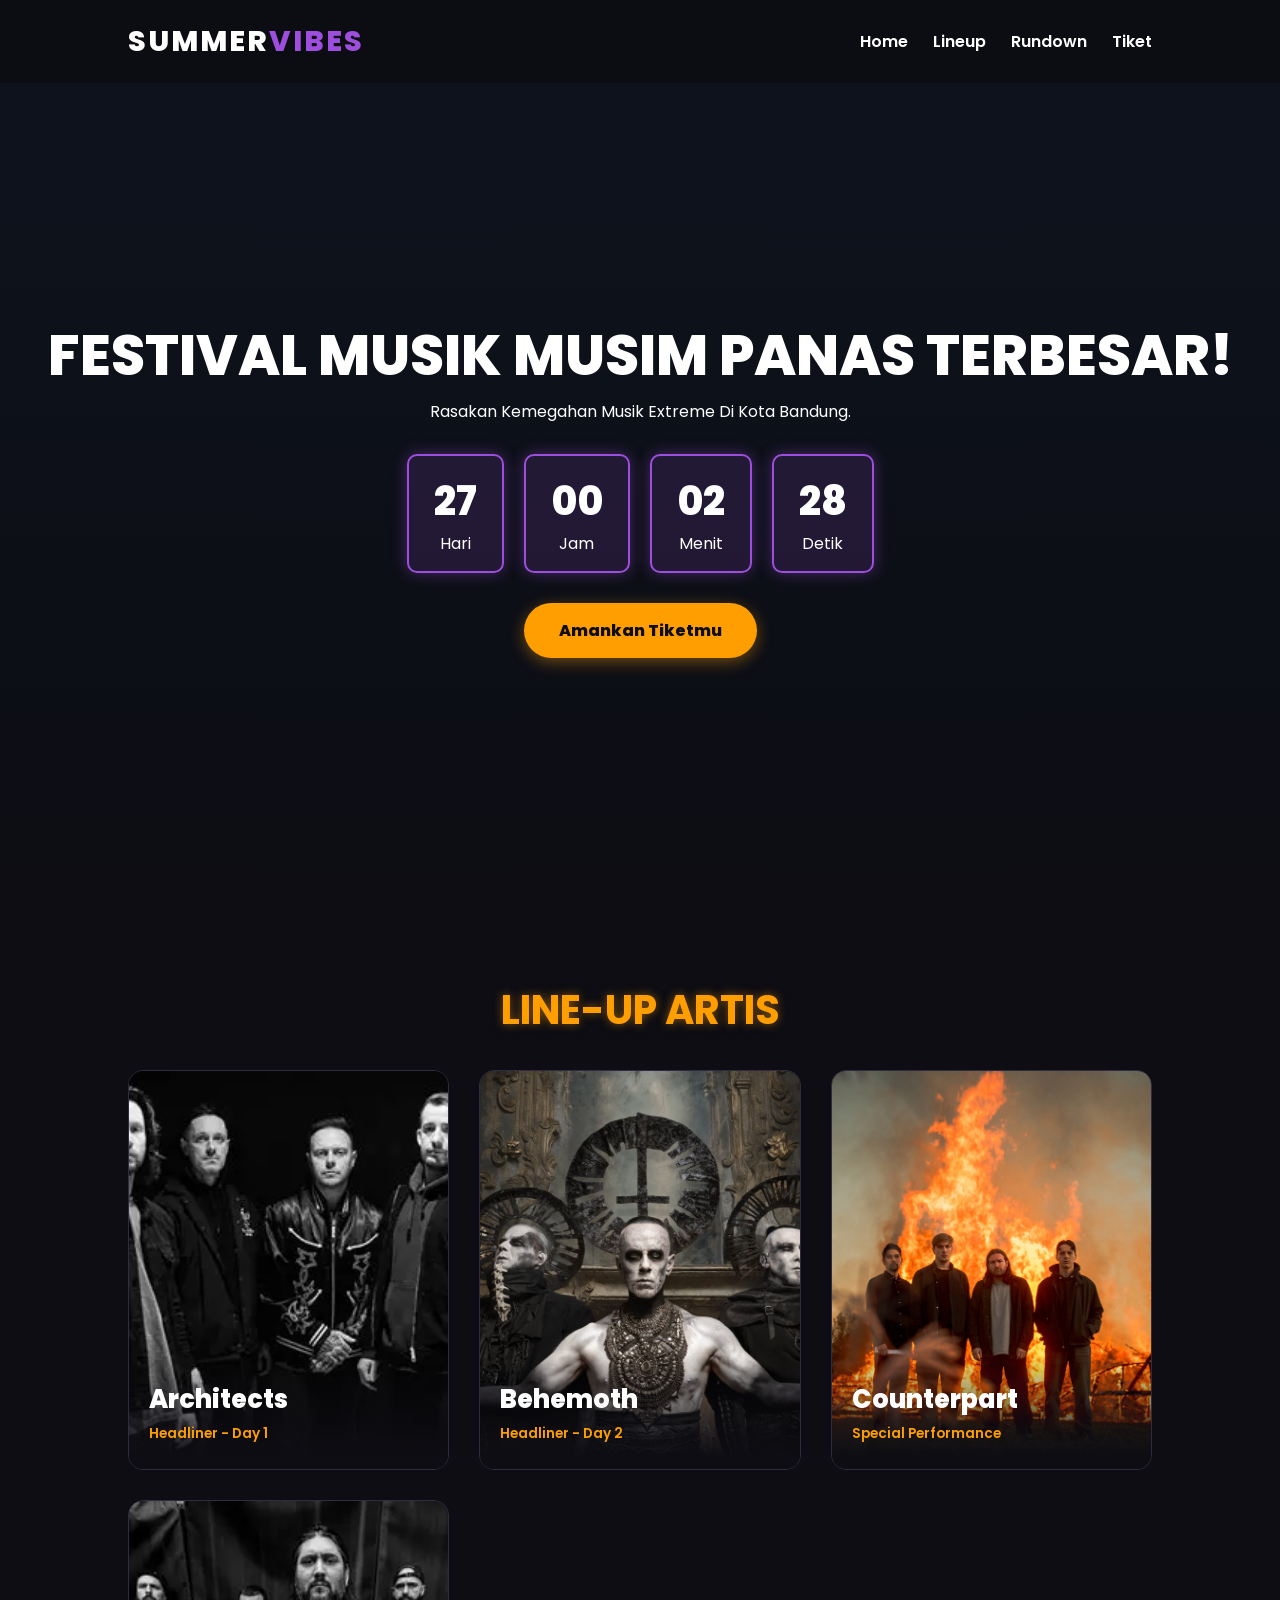
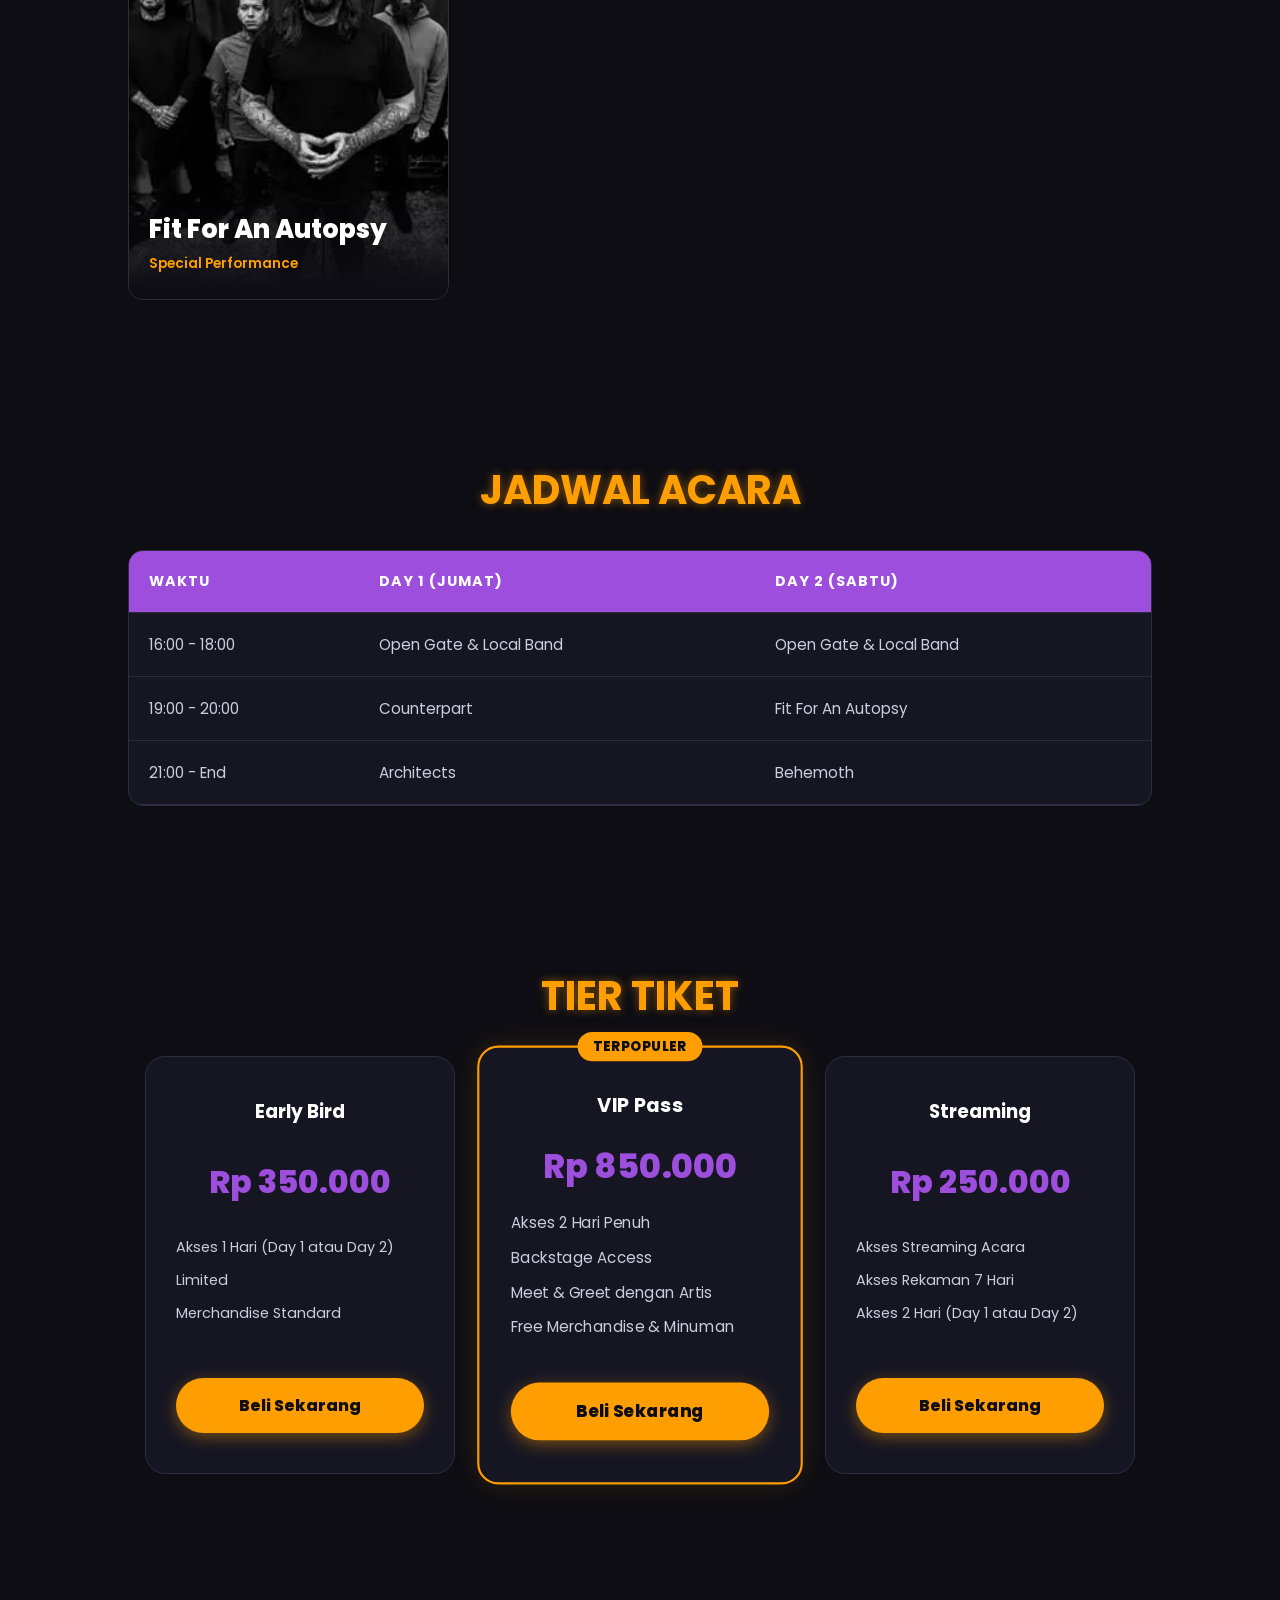
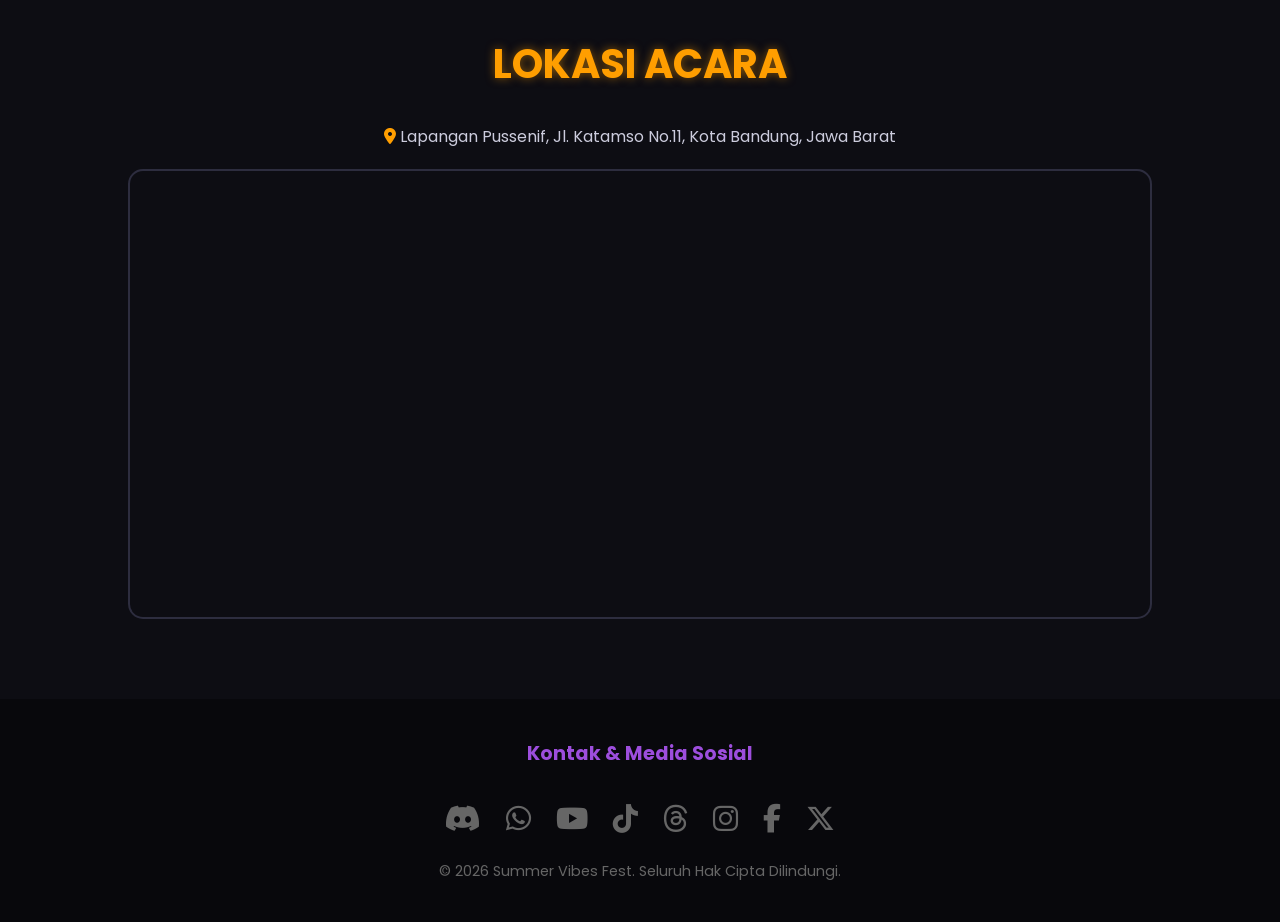
<file: index.html>
<!DOCTYPE html>
<html lang="id">
<head>
    <meta charset="UTF-8">
    <meta name="viewport" content="width=device-width, initial-scale=1.0">
    <title>Summer Vibes Fest 2026</title>
    <link rel="stylesheet" href="style.css">
    <link href="https://fonts.googleapis.com/css2?family=Poppins:wght=400;600;800&display=swap" rel="stylesheet">
    <link rel="stylesheet" href="https://cdnjs.cloudflare.com/ajax/libs/font-awesome/6.5.1/css/all.min.css">
    </head>

<body>
    <header>
        <nav class="navbar">
            <div class="logo">SUMMER<span>VIBES</span></div>
            <ul class="nav-links" id="navLinks">
                <li><a href="#home">Home</a></li>
                <li><a href="#lineup">Lineup</a></li>
                <li><a href="#schedule">Rundown</a></li>
                <li><a href="#tickets">Tiket</a></li>
            </ul>
        </nav>
    </header>

    <section id="home" class="hero">
        <div class="hero-content">
            <h1>FESTIVAL MUSIK MUSIM PANAS TERBESAR!</h1>
            <p>Rasakan Kemegahan Musik Extreme Di Kota Bandung.</p>
            <div class="countdown-container">
                <div class="time-box"><span id="days">00</span><p>Hari</p></div> <div class="time-box"><span id="hours">00</span><p>Jam</p></div> <div class="time-box"><span id="minutes">00</span><p>Menit</p></div> <div class="time-box"><span id="seconds">00</span><p>Detik</p></div> </div>
            
            <a href="#tickets" class="btn-primary">Amankan Tiketmu</a>
            </div>
    </section>

    <section id="lineup" class="lineup">
        <h2>LINE-UP ARTIS</h2>
        <div class="artist-grid">
            <div class="artist-card">
                <img src="architects.webp" alt="Artis 1"> <div class="artist-info"><h3>Architects</h3><p>Headliner - Day 1</p></div></div>
            
            <div class="artist-card">
                <img src="PhotoArtboard 1.webp" alt="Artis 2"> <div class="artist-info"><h3>Behemoth</h3><p>Headliner - Day 2</p></div></div>
            
            <div class="artist-card">
                <img src="DSP_-COUNTERPARTS-FIRE-RETOUCHED.jpg" alt="Artis 3"> <div class="artist-info"><h3>Counterpart</h3><p>Special Performance</p></div></div>
               
            <div class="artist-card">
                <img src="OIP.webp" alt="Artis 4"> <div class="artist-info"><h3>Fit For An Autopsy</h3><p>Special Performance</p></div></div>    
        </div>
    </section>

    <section id="schedule" class="schedule">
        <h2>JADWAL ACARA</h2>
        <div class="table-container">
            <table>
                <thead>
                    <tr>
                        <th>Waktu</th> <th>Day 1 (Jumat)</th> <th>Day 2 (Sabtu)</th> </tr>
                </thead>
                <tbody>
                    <tr>
                        <td>16:00 - 18:00</td>
                        <td>Open Gate & Local Band</td>
                        <td>Open Gate & Local Band</td>
                    </tr>
                    <tr>
                        <td>19:00 - 20:00</td>
                        <td>Counterpart</td>
                        <td>Fit For An Autopsy</td>
                    </tr>
                    <tr>
                        <td>21:00 - End</td>
                        <td>Architects</td>
                        <td>Behemoth</td>
                    </tr>
                </tbody>
            </table>
        </div>
    </section>

    <section id="tickets" class="tickets">
        <h2>TIER TIKET</h2>
        <div class="ticket-container">
            <div class="ticket-card">
                <h3>Early Bird</h3>
                <div class="price">Rp 350.000</div> <ul>
                    <li>Akses 1 Hari (Day 1 atau Day 2)</li>
                    <li>Limited</li>
                    <li>Merchandise Standard</li>
                </ul>
                <a href="payment.html?ticket=earlybird" class="btn-primary" style="display: block; text-align: center; text-decoration: none;">Beli Sekarang</a>
                </div>
            
            <div class="ticket-card VIP">
                <div class="badge">Terpopuler</div> <h3>VIP Pass</h3>
                <div class="price">Rp 850.000</div> <ul>
                    <li>Akses 2 Hari Penuh</li>
                    <li>Backstage Access</li>
                    <li>Meet & Greet dengan Artis</li>
                    <li>Free Merchandise & Minuman</li>
                </ul>
                <a href="payment.html?ticket=vip" class="btn-primary" style="display: block; text-align: center; text-decoration: none;">Beli Sekarang</a>
                </div>
            
            <div class="ticket-card">
                <h3>Streaming</h3>
                <div class="price">Rp 250.000</div> <ul>
                    <li>Akses Streaming Acara</li>
                    <li>Akses Rekaman 7 Hari</li>
                    <li>Akses 2 Hari (Day 1 atau Day 2)</li>
                </ul>
                <a href="payment.html?ticket=streaming" class="btn-primary" style="display: block; text-align: center; text-decoration: none;">Beli Sekarang</a>
                </div>
        </div>
    </section>

    <section id="location" class="location">
        <h2>LOKASI ACARA</h2>
        <p style="text-align: center; margin-bottom: 20px; color: #ccccdd;">
            <i class="fas fa-map-marker-alt" style="color: #ff9e00;"></i>
            Lapangan Pussenif, Jl. Katamso No.11, Kota Bandung, Jawa Barat </p>
            <div class="map-container">
                <iframe src="https://www.google.com/maps/embed?pb=!1m18!1m12!1m3!1d3960.8247926280467!2d107.62580797435165!3d-6.911520167645151!2m3!1f0!2f0!3f0!3m2!1i1024!2i768!4f13.1!3m3!1m2!1s0x2e68e7b30164627b%3A0x2774dbb6b2fa9bc5!2sLapangan%20Pussenif!5e0!3m2!1sid!2sid!4v1719900000000!5m2!1sid!2sid" width="100%" height="100%" style="border:0;" allowfullscreen="" loading="lazy" referrerpolicy="no-referrer-when-downgrade"></iframe>
            </div>
        </section>
        
    <footer>
        <div class="footer-container">
            <h4>Kontak & Media Sosial</h4>
            <div class="social-icons">
                <a href="https://discord.com/" target="_blank" rel="noopener noreferrer" class="icon-discord"><i class="fa-brands fa-discord"></i></a> <a href="https://wa.me/nomortelepon" target="_blank" rel="noopener noreferrer" class="icon-whatsapp"><i class="fa-brands fa-whatsapp"></i></a> <a href="https://youtube.com/" target="_blank" rel="noopener noreferrer" class="icon-yt"><i class="fa-brands fa-youtube"></i></a> <a href="https://tiktok.com/" target="_blank" rel="noopener noreferrer" class="icon-tiktok"><i class="fa-brands fa-tiktok"></i></a> <a href="https://threads.net/" target="_blank" rel="noopener noreferrer" class="icon-threads"><i class="fa-brands fa-threads"></i></a> <a href="https://instagram.com/" target="_blank" rel="noopener noreferrer" class="icon-ig"><i class="fa-brands fa-instagram"></i></a> <a href="https://facebook.com/" target="_blank" rel="noopener noreferrer" class="icon-fb"><i class="fa-brands fa-facebook-f"></i></a> <a href="https://x.com/" target="_blank" rel="noopener noreferrer" class="icon-x"><i class="fa-brands fa-x-twitter"></i></a> </div>
            
            <p>© 2026 Summer Vibes Fest. Seluruh Hak Cipta Dilindungi.</p>
            </div>
    </footer>

    <script src="script.js"></script>
    </body>

</html>
</file>
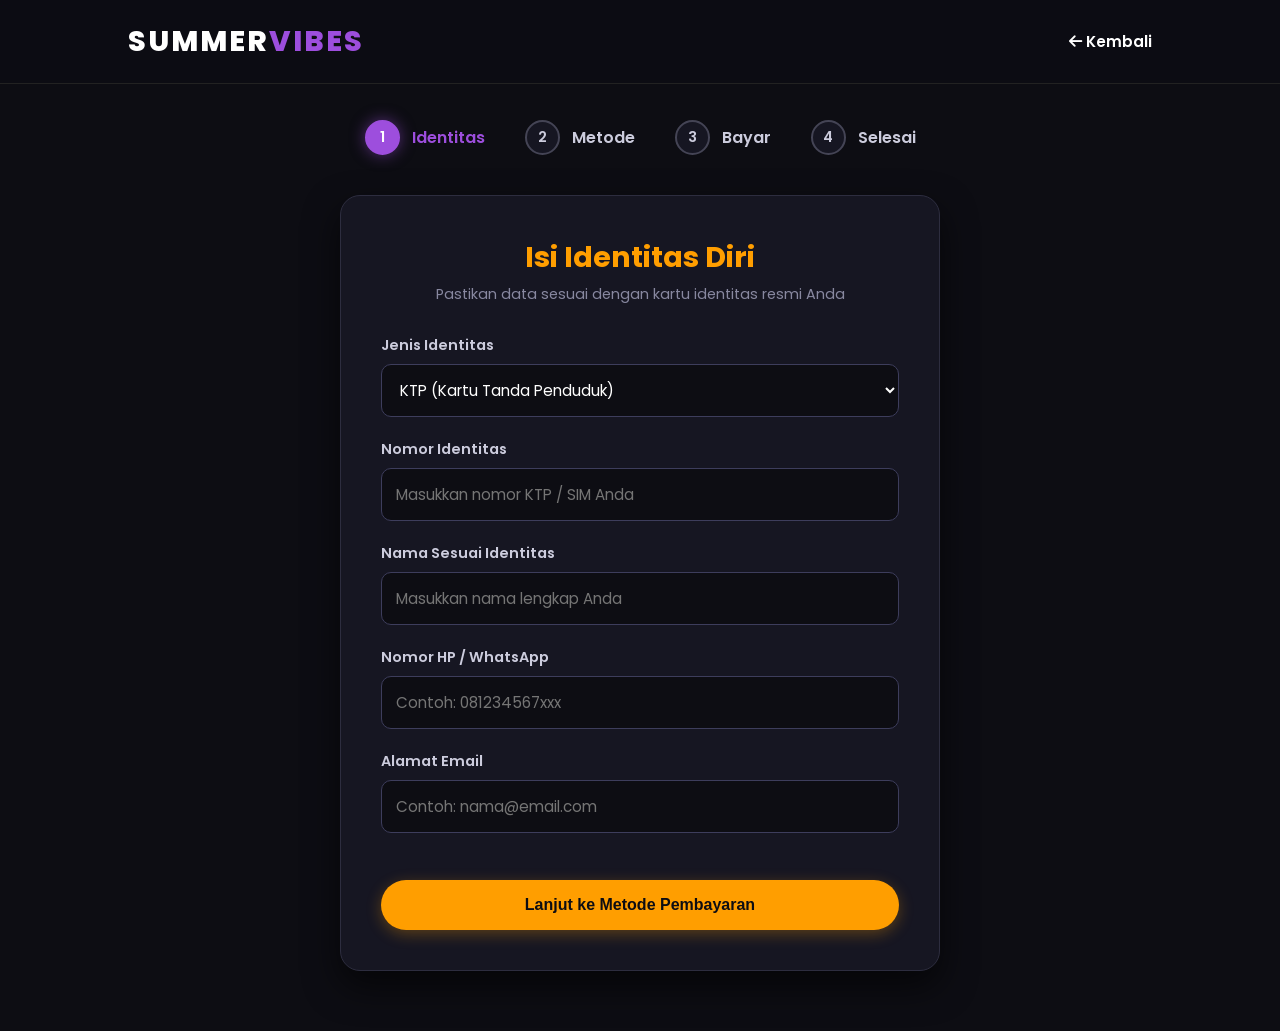
<file: payment.html>
<!DOCTYPE html>
<html lang="id">
<head>
    <meta charset="UTF-8">
    <meta name="viewport" content="width=device-width, initial-scale=1.0">
    <title>Pembayaran Tiket - Summer Vibes Fest 2026</title>
    <link rel="stylesheet" href="payment.css">
    <link href="https://fonts.googleapis.com/css2?family=Poppins:wght@400;600;800&display=swap" rel="stylesheet">
    <link rel="stylesheet" href="https://cdnjs.cloudflare.com/ajax/libs/font-awesome/6.5.1/css/all.min.css">
</head>
<body class="payment-body">

    <header class="payment-header">
        <div class="logo">SUMMER<span>VIBES</span></div>
        <a href="index.html" class="btn-back"><i class="fa-solid fa-arrow-left"></i> Kembali</a>
    </header>

    <div class="step-indicator">
        <div class="step active" id="step-1-indicator">
            <div class="step-number">1</div>
            <span>Identitas</span>
        </div>
        <div class="step" id="step-2-indicator">
            <div class="step-number">2</div>
            <span>Metode</span>
        </div>
        <div class="step" id="step-3-indicator">
            <div class="step-number">3</div>
            <span>Bayar</span>
        </div>
        <div class="step" id="step-4-indicator">
            <div class="step-number">4</div>
            <span>Selesai</span>
        </div>
    </div>

    <main class="payment-box">
        <form id="paymentForm" onsubmit="event.preventDefault();">
            
            <section class="form-step active" id="step-1">
                <h2>Isi Identitas Diri</h2>
                <p class="step-subtitle">Pastikan data sesuai dengan kartu identitas resmi Anda</p>
                
                <div class="form-group">
                    <label for="idType">Jenis Identitas</label>
                    <select id="idType">
                        <option value="KTP">KTP (Kartu Tanda Penduduk)</option>
                        <option value="SIM">SIM (Surat Izin Mengemudi)</option>
                    </select>
                </div>
                <div class="form-group">
                    <label for="idNumber">Nomor Identitas</label>
                    <input type="text" id="idNumber" placeholder="Masukkan nomor KTP / SIM Anda">
                </div>
                <div class="form-group">
                    <label for="fullName">Nama Sesuai Identitas</label>
                    <input type="text" id="fullName" placeholder="Masukkan nama lengkap Anda">
                </div>
                <div class="form-group">
                    <label for="phoneNumber">Nomor HP / WhatsApp</label>
                    <input type="tel" id="phoneNumber" placeholder="Contoh: 081234567xxx">
                </div>
                <div class="form-group">
                    <label for="emailAddress">Alamat Email</label>
                    <input type="email" id="emailAddress" placeholder="Contoh: nama@email.com">
                </div>

                <button type="button" class="btn-action" id="btn-to-step2">Lanjut ke Metode Pembayaran</button>
            </section>


            <section class="form-step" id="step-2">
                <h2>Pilih Metode Pembayaran</h2>
                <p class="step-subtitle">Klik pada salah satu penyedia layanan di bawah ini</p>
                
                <div class="payment-options">
                    <div class="category-title">Virtual Account (Transfer Bank)</div>
                    <div class="option-grid">
                        <button type="button" class="provider-card" data-type="va" data-name="Bank BRI">
                            <i class="fa-solid fa-bank"></i> <span>Bank BRI</span>
                        </button>
                        <button type="button" class="provider-card" data-type="va" data-name="Bank BCA">
                            <i class="fa-solid fa-bank"></i> <span>Bank BCA</span>
                        </button>
                        <button type="button" class="provider-card" data-type="va" data-name="Bank Mandiri">
                            <i class="fa-solid fa-bank"></i> <span>Bank Mandiri</span>
                        </button>
                        <button type="button" class="provider-card" data-type="va" data-name="Bank BSI">
                            <i class="fa-solid fa-bank"></i> <span>Bank BSI</span>
                        </button>
                    </div>

                    <div class="category-title">E-Wallet (Buka Aplikasi Otomatis)</div>
                    <div class="option-grid">
                        <button type="button" class="provider-card" data-type="wallet" data-name="ShopeePay">
                            <i class="fa-solid fa-wallet"></i> <span>ShopeePay</span>
                        </button>
                        <button type="button" class="provider-card" data-type="wallet" data-name="Gopay">
                            <i class="fa-solid fa-wallet"></i> <span>Gopay</span>
                        </button>
                        <button type="button" class="provider-card" data-type="wallet" data-name="LinkAja">
                            <i class="fa-solid fa-wallet"></i> <span>LinkAja</span>
                        </button>
                    </div>

                    <div class="category-title">QR Code</div>
                    <button type="button" class="provider-card full-width" data-type="qris" data-name="QRIS Barcode">
                        <i class="fa-solid fa-qrcode"></i> <span>QRIS (Scan Melalui Aplikasi Apa Saja)</span>
                    </button>
                </div>

                <button type="button" class="btn-action" id="btn-to-step3">Lanjut ke Halaman Pembayaran</button> 

                <button type="button" class="btn-secondary" id="btn-back-to-step1">
                    <i class="fa-solid fa-chevron-left"></i> Kembali & Ubah Identitas
                </button>
            </section>


            <section class="form-step" id="step-3">
                <h2>Selesaikan Pembayaran</h2>
                <p class="step-subtitle">Silakan bayar menggunakan detail di bawah ini</p>

                <div class="timer-box-step3">
                    <i class="fa-regular fa-clock"></i> 
                    <span>Selesaikan pembayaran dalam waktu: <strong id="payment-countdown">10:00</strong></span>
                </div>
                            
                <div class="invoice-box">
                    <div class="invoice-row">
                        <span>Kategori Tiket (<strong id="invoice-ticket-name">VIP Pass</strong>)</span>
                        <span id="invoice-base-price">Rp 0</span>
                    </div>
                    <div class="invoice-row">
                        <span>Biaya Administrasi</span>
                        <span id="invoice-admin-fee">Rp 5.000</span>
                    </div>
                    <div class="invoice-row">
                        <span>PPN 12%</span>
                        <span id="invoice-tax">Rp 0</span>
                    </div>
                    <hr class="invoice-divider">
                    <div class="invoice-row total">
                        <span>Total Tagihan</span>
                        <span id="invoice-total-price">Rp 0</span>
                    </div>
                </div>

                <div class="payment-detail-box">
                    <p style="text-align: center; margin-bottom: 10px; color:#aaa;">Penyedia: <strong id="selected-provider-text" style="color:#ff9e00;">-</strong></p>
                    <div id="dynamic-payment-content" class="dynamic-content">
                        </div>
                </div>

                <button type="button" class="btn-action" id="btn-to-step4">Saya Sudah Melakukan Pembayaran</button>

                <button type="button" class="btn-secondary" id="btn-back-to-step2">
                    <i class="fa-solid fa-rotate-left"></i> Ubah Metode Pembayaran
                </button>
            </section>


            <section class="form-step" id="step-4">
                <div class="validation-status">
                    <i class="fa-solid fa-circle-check status-icon" style="color: #00e676; text-shadow: 0 0 15px rgba(0, 230, 118, 0.4);"></i>
                    <h2>Tiket Dalam Proses Pengiriman!</h2>
                    <p class="step-subtitle">Pembayaran Anda berhasil kami terima.</p>
                </div>

                <div class="summary-box">
                    <p class="summary-title">E-Ticket PDF resmi beserta kode akses panggung sedang dikirim ke:</p>
                    <div class="summary-item">
                        <i class="fa-brands fa-whatsapp icon-wa"></i>
                        <span id="dest-wa">0812xxx (WhatsApp)</span>
                    </div>
                    <div class="summary-item">
                        <i class="fa-solid fa-envelope icon-mail"></i>
                        <span id="dest-email">nama@email.com</span>
                    </div>
                </div>

                <p class="warning-text" style="color: #ff9e00;">
                    *Mohon periksa folder 'Kotak Masuk' atau 'Spam' pada email Anda dalam waktu 5-10 menit ke depan.
                </p>
                
                <a href="index.html" class="btn-secondary" style="text-align: center; text-decoration: none; display: block; margin-top: 30px;">Kembali ke Halaman Utama</a>
            </section>

        </form>
    </main>

    <script src="payment.js"></script>
</body>
</html>
</file>
<file: style.css>
/* =========================================================================
   1. RESET & GLOBAL STYLES (Aturan Dasar Seluruh Halaman)
   ========================================================================= */
* {
    margin: 0;                      /* Menghapus margin bawaan dari semua elemen browser */
    padding: 0;                      /* Menghapus padding bawaan dari semua elemen browser */
    box-sizing: border-box;          /* Memastikan padding tidak merusak ukuran lebar asli elemen */
}

body {
    font-family: 'Poppins', sans-serif; /* Menerapkan font Poppins pada seluruh komponen teks */
    background-color: #0d0d13;      /* Warna latar belakang gelap pekat khas festival metal/rock */
    color: #ffffff;                 /* Mengatur warna teks bawaan menjadi putih bersih */
    scroll-behavior: smooth;        /* Efek transisi meluncur halus saat klik menu navigasi jangkar (#) */
    overflow-x: hidden;             /* Mencegah halaman bisa digeser ke kanan akibat elemen meluber di HP */
}

h2 {
    text-align: center;             /* Mengatur posisi teks judul utama agar presisi di tengah */
    font-size: 2.5rem;              /* Mengatur ukuran huruf default untuk judul utama section */
    margin-bottom: 30px;            /* Memberikan jarak luar sebesar 30 piksel di bawah judul */
    color: #ff9e00;                 /* Warna judul section kuning-oranye menyala */
    text-shadow: 0 0 10px rgba(255, 158, 0, 0.5); /* Memberikan efek pendaran cahaya (glow) neon oranye */
}

/* =========================================================================
   2. NAVBAR DESIGN (Navigasi Atas Toko)
   ========================================================================= */
.navbar {
    display: flex;                  /* Mengaktifkan flexbox untuk mengatur tata letak menu navigasi */
    justify-content: space-between; /* Memisahkan logo di ujung kiri dan menu tautan di ujung kanan */
    align-items: center;            /* Menyejajarkan posisi elemen logo dan menu secara vertikal di tengah */
    padding: 20px 10%;              /* Jarak dalam: 20px atas-bawah dan 10% di sisi kiri-kanan layar */
    background-color: rgba(13, 13, 19, 0.95); /* Warna latar belakang gelap dengan transparansi 95% */
    position: fixed;                /* Navigasi tetap terkunci menempel di atas saat layar di-scroll */
    width: 100%;                    /* Mengatur lebar area navbar agar memenuhi 100% kapasitas layar */
    top: 0;                         /* Menempelkan navbar tepat di batas paling atas */
    z-index: 1000;                  /* Memastikan navbar berada di lapisan terdepan menutupi konten lain */
}

.logo {
    font-size: 1.8rem;              /* Mengatur ukuran huruf teks logo utama */
    font-weight: 800;               /* Membuat ketebalan huruf teks logo menjadi sangat tebal (Extra Bold) */
    letter-spacing: 2px;            /* Memberikan sekat jarak antar huruf pada teks logo sebesar 2 piksel */
}

.logo span {
    color: #9d4edd;                 /* Sentuhan aksen warna ungu ikonik pada teks VIBES */
}

.nav-links {
    display: flex;                  /* Mengaktifkan flexbox agar daftar menu berjejer rapi ke samping */
    list-style: none;               /* Menghilangkan simbol titik/bullet poin bawaan dari tag <ul> <li> */
}

.nav-links li a {
    color: white;                   /* Mengatur warna teks tautan menu menjadi putih */
    text-decoration: none;          /* Menghapus garis bawah bawaan pada elemen tautan */
    margin-left: 25px;              /* Memberikan jarak antar menu link di sisi kiri sebesar 25 piksel */
    font-weight: 600;               /* Mengatur ketebalan teks menu menjadi semi-bold */
    transition: color 0.3s ease;    /* Memberikan efek perubahan warna yang halus selama 0.3 detik */
}

.nav-links li a:hover {
    color: #ff9e00;                 /* Berubah warna menjadi oranye menyala saat kursor mendekat */
}

/* =========================================================================
   3. HERO SECTION & TIMING COUNTDOWN (Tampilan Utama & Timer)
   ========================================================================= */
.hero {
    height: 100vh;                  /* Mengatur tinggi hero section agar memenuhi satu layar penuh perangkat */
    background: linear-gradient(rgba(13, 22, 35, 0.7), #0d0d13), url('https://images.unsplash.com/photo-1459749411175-04bf5292ceea?w=1200') no-repeat center center/cover; 
    /* Menggabungkan gradasi gelap pelindung keterbacaan teks dan gambar panggung konser dari Unsplash */
    display: flex;                  /* Mengaktifkan flexbox untuk menyusun konten di dalam hero section */
    justify-content: center;        /* Mengatur posisi konten agar berada di tengah secara horizontal */
    align-items: center;            /* Mengatur posisi konten agar berada di tengah secara vertikal */
    text-align: center;             /* Mengatur perataan teks kalimat agar berada tepat di tengah */
    padding: 80px 20px 0 20px;      /* Memberikan ruang pengaman agar konten tidak tertutup navbar fixed */
}

.hero-content h1 {
    font-size: 3.5rem;              /* Mengatur ukuran teks judul konser menjadi sangat besar */
    font-weight: 800;               /* Mengatur ketebalan huruf judul menjadi ekstra tebal */
    margin-bottom: 10px;            /* Memberikan sekat jarak luar sebesar 10 piksel di bawah judul h1 */
    line-height: 1.2;               /* Mengatur kerapatan/jarak vertikal antar baris kalimat judul h1 */
}

.countdown-container {
    display: flex;                  /* Mengaktifkan flexbox untuk menyejajarkan blok-blok hitung mundur */
    justify-content: center;        /* Mengatur posisi seluruh deretan kotak waktu berada di tengah */
    gap: 20px;                      /* Memberikan jarak konstan sebesar 20 piksel antar kotak waktu */
    margin: 30px 0;                 /* Jarak luar vertikal: 30px atas-bawah dan 0 di sisi kiri-kanan */
}

.time-box {
    background: rgba(157, 78, 221, 0.15); /* Warna latar belakang ungu transparan yang estetik */
    border: 2px solid #9d4edd;      /* Memberikan garis tepi berwarna ungu solid pada kotak waktu */
    padding: 15px 25px;             /* Jarak dalam kotak: 15px atas-bawah dan 25px kiri-kanan */
    border-radius: 10px;            /* Membuat sudut-sudut kotak waktu melengkung halus */
    min-width: 95px;                /* Membatasi lebar minimal kotak agar ukurannya tetap simetris */
    box-shadow: 0 0 15px rgba(157, 78, 221, 0.4); /* Memberikan efek bias pendaran cahaya ungu di sekitar kotak */
}

.time-box span {
    font-size: 2.5rem;              /* Mengatur ukuran angka penunjuk waktu menjadi besar */
    font-weight: 800;               /* Mengatur ketebalan huruf angka menjadi sangat tebal */
    display: block;                 /* Mengubah elemen menjadi block agar teks keterangan teks di bawahnya otomatis turun */
}

.btn-primary {
    background-color: #ff9e00;      /* Mengatur warna dasar tombol pemicu utama menjadi oranye cerah */
    color: #0d0d13;                 /* Mengubah warna teks di dalam tombol menjadi hitam gelap agar kontras */
    padding: 15px 35px;             /* Ruang ketukan tombol: 15px atas-bawah dan 35px kiri-kanan */
    text-decoration: none;          /* Menghapus garis bawah bawaan dari tag tautan tombol */
    font-weight: 800;               /* Mengatur ketebalan huruf tombol menjadi sangat tebal */
    border-radius: 50px;            /* Membuat bentuk tombol lonjong kapsul lingkaran sempurna */
    display: inline-block;          /* Mengubah elemen menjadi inline-block agar margin dan padding berfungsi optimal */
    box-shadow: 0 4px 15px rgba(255, 158, 0, 0.4); /* Memberikan efek bayangan bias oranye di bawah tombol */
    transition: transform 0.3s ease, box-shadow 0.3s ease; /* Mengatur durasi transisi pergerakan tombol */
}

.btn-primary:hover {
    transform: translateY(-3px);    /* Efek interaktif melompat naik sedikit ke atas saat disorot kursor */
    box-shadow: 0 6px 20px rgba(255, 158, 0, 0.6); /* Membuat efek bayangan oranye di bawahnya menjadi lebih tebal */
}

/* =========================================================================
   4. LINEUP SECTION (Sistem Grid Album Musik Band Baru)
   ========================================================================= */
.lineup, .schedule, .tickets, .location {
    padding: 80px 10%;              /* Mengatur ruang pembatas dalam section: 80px atas-bawah dan 10% kiri-kanan */
}

.artist-grid {
    display: grid;                  /* Mengaktifkan tata letak CSS Grid */
    grid-template-columns: repeat(auto-fit, minmax(280px, 1fr)); 
    /* Membuat grid responsif yang otomatis melipat kartu ke bawah jika ukuran layar di bawah 280px */
    gap: 30px;                      /* Mengatur jarak celah antar kartu band sebesar 30 piksel */
}

.artist-card {
    position: relative;             /* Mengatur basis posisi relatif agar elemen info absolut di dalamnya terikat */
    border-radius: 15px;            /* Mengatur tingkat lengkungan sudut kartu */
    overflow: hidden;               /* Memotong gambar yang keluar dari batas lengkungan border-radius */
    height: 400px;                  /* Mengunci tinggi kartu profil band sebesar 400 piksel */
    border: 1px solid #2d2d3f;      /* Memberikan garis batas tepi kartu tipis berwarna abu gelap */
    transition: transform 0.3s ease, border-color 0.3s ease;
}

.artist-card:hover {
    transform: translateY(-5px);    /* Kartu melayang naik sedikit saat di-hover */
    border-color: #9d4edd;          /* Border berubah ungu saat disorot */
}

.artist-card img {
    width: 100%;                    /* Mengatur lebar gambar agar memenuhi kapasitas lebar kartu */
    height: 100%;                   /* Mengatur tinggi gambar agar memenuhi kapasitas tinggi kartu */
    object-fit: cover;              /* Gambar dipotong secara proporsional sesuai rasio kartu (tidak merenggang) */
    transition: transform 0.5s ease; /* Transisi halus efek zoom gambar */
}

.artist-card:hover img {
    transform: scale(1.08);          /* Gambar membesar perlahan (zoom 8%) saat di-hover kursor */
}

.artist-info {
    position: absolute;             /* Mengunci posisi informasi teks secara absolut di dalam kartu */
    bottom: 0;                      /* Menempelkan info teks tepat di bagian paling dasar bawah kartu */
    left: 0;                        /* Menempelkan info teks tepat di batas kiri kartu */
    width: 100%;                    /* Mengatur lebar info teks memenuhi lebar kartu */
    padding: 25px 20px;             /* Memberikan ruang dalam teks informasi */
    background: linear-gradient(to top, rgba(13, 13, 19, 1) 10%, rgba(0, 0, 0, 0) 100%); 
    /* Gradasi hitam pekat dari bawah ke atas sebagai pelindung kontras teks agar mudah dibaca */
    z-index: 2;
}

.artist-info h3 {
    font-size: 1.6rem;
    font-weight: 800;
    color: #ffffff;
    margin-bottom: 5px;
}

.artist-info p {
    font-size: 0.85rem;
    color: #ff9e00;                 /* Warna teks genre band diatur menjadi oranye kontras */
    font-weight: 600;
}

/* Badge Special Guest Khusus Band Counterparts */
.guest-badge {
    position: absolute;
    top: 15px;
    left: 15px;
    background-color: #ff9e00;
    color: #0d0d13;
    padding: 6px 12px;
    font-size: 0.75rem;
    font-weight: 800;
    border-radius: 20px;
    z-index: 10;
    text-transform: uppercase;
    box-shadow: 0 4px 10px rgba(255, 158, 0, 0.4);
}

/* =========================================================================
   5. SCHEDULE SECTION (Tabel Jadwal Penampilan)
   ========================================================================= */
.table-container {
    overflow-x: auto;               /* Memunculkan scrollbar horizontal secara otomatis jika tabel meluber di HP */
    background-color: #161622;
    border-radius: 15px;
    border: 1px solid #2d2d3f;
}

table {
    width: 100%;                    /* Mengatur lebar tabel agar penuh seukuran kontainer pembungkusnya */
    border-collapse: collapse;      /* Menyatukan garis pembatas sel tabel agar menyatu rapi */
}

th, td {
    padding: 20px;                  /* Memberikan ketebalan ruang dalam sel tabel sebesar 20 piksel */
    text-align: left;               /* Mengatur teks isi tabel agar rata kiri */
    border-bottom: 1px solid #2d2d3f; /* Garis pembatas baris tabel tipis abu-abu */
}

th {
    background-color: #9d4edd;      /* Mengatur warna latar belakang kepala kolom tabel menjadi ungu */
    color: white;                   /* Mengatur warna teks kepala kolom menjadi putih */
    font-weight: 700;
    text-transform: uppercase;
    font-size: 0.9rem;
    letter-spacing: 1px;
}

td {
    font-size: 0.95rem;
    color: #ccccdd;
}

tr:hover td {
    color: #ffffff;
    background-color: rgba(255, 255, 255, 0.02); /* Efek sorotan halus baris tabel saat kursor melintas */
}

/* =========================================================================
   6. TICKETS CARD SECTION (Flexbox Paket Tiket)
   ========================================================================= */
.ticket-container {
    display: flex;                  /* Mengaktifkan sistem layouting Flexbox */
    justify-content: center;        /* Memposisikan kartu-kartu tiket berada di tengah secara horizontal */
    align-items: stretch;           /* Memaksa tinggi seluruh kartu tiket seragam seimbang */
    gap: 30px;                      /* Mengatur celah pemisah antar kartu tiket sebesar 30 piksel */
    flex-wrap: wrap;                /* Kartu otomatis melipat turun ke bawah secara fleksibel jika ruang menyempit */
}

.ticket-card {
    background-color: #161622;      /* Mengatur latar belakang kartu dengan warna abu gelap keunguan */
    border: 1px solid #2d2d3f;      /* Border bawaan abu-abu netral */
    padding: 40px 30px;             /* Jarak dalam kartu: 40px atas-bawah dan 30px kiri-kanan */
    border-radius: 20px;            /* Mengatur tingkat lengkungan sudut kartu */
    width: 310px;                   /* Mengunci dimensi lebar baku kartu tiket sebesar 310 piksel */
    text-align: center;             /* Mengatur seluruh perataan teks di dalam kartu rata tengah */
    position: relative;             /* Mengatur posisi relatif agar elemen badge status di dalamnya presisi */
    display: flex;
    flex-direction: column;
    justify-content: space-between; /* Menata tombol beli agar selalu presisi di batas paling bawah kartu */
    transition: all 0.3s ease;
}

/* Membedakan kartu VIP agar terlihat lebih menonjol */
.ticket-card.VIP {
    border: 2px solid #ff9e00;      /* Memberikan garis border oranye yang lebih tebal khusus kartu VIP */
    transform: scale(1.05);         /* Mengatur skala ukuran kartu agar sedikit lebih besar (menonjol) */
    box-shadow: 0 0 25px rgba(255, 158, 0, 0.15); /* Memberikan bayangan aura oranye di sekeliling kartu VIP */
}

.ticket-card:hover {
    border-color: #9d4edd;          /* Berubah bingkai ungu saat didekati kursor */
}

.badge {
    position: absolute;             /* Mengunci posisi label penanda secara absolut di atas kartu */
    top: -15px;                     /* Menaruh posisi badge sedikit keluar menembus batas atas kartu */
    left: 50%;                      /* Memposisikan koordinat badge tepat di tengah horizontal */
    transform: translateX(-50%);    /* Menyeimbangkan titik tumpu agar lurus simetris di tengah kartu */
    background-color: #ff9e00;      /* Mengubah warna latar belakang badge menjadi oranye */
    color: #0d0d13;                 /* Mengubah warna teks badge menjadi hitam gelap */
    padding: 5px 15px;              /* Padding dalam badge: 5px atas-bawah dan 15px kiri-kanan */
    font-size: 0.8rem;              /* Mengatur ukuran huruf teks badge menjadi kecil ramping */
    font-weight: 800;               /* Mengatur ketebalan huruf badge menjadi sangat tebal */
    border-radius: 20px;            /* Melengkungkan sudut kapsul badge */
    text-transform: uppercase;      /* Memaksa teks badge ditulis dengan huruf kapital semua */
}

.price {
    font-size: 2rem;                /* Mengatur ukuran teks nominal harga menjadi besar */
    font-weight: 800;               /* Mengatur ketebalan font nominal harga */
    margin: 20px 0;                 /* Memberikan sekat jarak luar vertikal 20 piksel atas dan bawah */
    color: #9d4edd;                 /* Mengubah warna nominal teks harga menjadi ungu */
}

.ticket-card ul {
    list-style: none;               /* Menghilangkan simbol bulat bawaan list pada detail benefit tiket */
    margin-bottom: 30px;            /* Jarak pisah di bawah daftar benefit sebelum beralih ke tombol */
    text-align: left;               /* Mengatur teks daftar benefit rata kiri */
}

.ticket-card ul li {
    margin-bottom: 12px;            /* Memberikan sekat jarak vertikal antar baris benefit */
    font-size: 0.9rem;              /* Ukuran teks detail benefit */
    color: #ccccdd;
}

.ticket-card ul li i {
    color: #25d366;                 /* Memberikan warna hijau pada ikon checklist benefit jika ada */
    margin-right: 8px;
}

.btn-buy {
    width: 100%;                    /* Mengatur lebar tombol beli memenuhi kapasitas lebar kartu */
    padding: 14px;                  /* Mengatur ketebalan ketukan tombol */
    background-color: transparent;  /* Menyetel latar belakang awal tombol menjadi transparan */
    color: white;                   /* Mengatur warna teks tombol menjadi putih */
    border: 2px solid #9d4edd;      /* Memberikan garis bingkai tepi luar berwarna ungu */
    border-radius: 25px;            /* Melengkungkan sudut tombol menjadi melingkar halus */
    cursor: pointer;                /* Merubah ikon kursor menjadi penanda klik tangan */
    font-weight: 700;               /* Mengatur ketebalan teks tombol menjadi bold */
    transition: all 0.3s ease;      /* Mengatur transisi animasi perubahan visual */
}

.btn-buy:hover {
    background-color: #9d4edd;      /* Tombol penuh warna ungu solid saat di-hover kursor */
    box-shadow: 0 0 15px rgba(157, 78, 221, 0.4);
}

/* =========================================================================
   7. MAPS & FOOTER REGION (Lokasi & Kaki Halaman)
   ========================================================================= */
.map-container {
    border-radius: 15px;            /* Melengkungkan sedikit sudut siku bingkai peta iframe */
    overflow: hidden;               /* Memotong elemen peta bagian dalam agar mengikuti bentuk border-radius */
    border: 2px solid #2d2d3f;      /* Memberikan bingkai luar pelindung peta berwarna abu-abu gelap */
    height: 450px;
    width: 100%;
    margin-top: 20px;
}

.map-container iframe {
    width: 100%;
    height: 100%;
    border: none;                   /* Menghilangkan border bawaan html iframe */
}

footer {
    text-align: center;             /* Memposisikan seluruh teks di dalam footer berada di tengah */
    padding: 40px 20px;             /* Memberikan ketebalan ruang dalam footer */
    background-color: #08080c;      /* Mengatur warna latar belakang khusus area footer menjadi hitam pekat */
    font-size: 0.9rem;              /* Mengatur ukuran teks footer */
    color: #666666;                 /* Mengatur warna teks hak cipta menjadi abu-abu gelap redup */
}

.footer-container {
    display: flex;                  /* Mengaktifkan flexbox kontainer footer */
    flex-direction: column;         /* Menyusun ikon di atas dan teks copyright di bawah secara vertikal */
    align-items: center;            /* Menata posisi komponen agar presisi di tengah-tengah */
    gap: 20px;                      /* Jarak pemisah vertikal antara baris grup ikon dan teks hak cipta */
}

h4 {
    font-size: 1.2rem;              /* Mengatur ukuran teks sub-judul follow us */
    color: #9d4edd;                 /* Warna ungu untuk teks "Follow Us" atau judul bagian kontak */
    margin-bottom: 10px;            /* Jarak pisah di bawah teks judul kontak sebesar 10 piksel */
}

.social-icons {
    display: flex;                  /* Menggunakan flexbox untuk menjajarkan deretan ikon tautan media sosial */
    gap: 25px;                      /* Jarak horizontal celah pemisah antar ikon media sosial sebesar 25 piksel */
}

.social-icons a {
    color: #666666;                 /* Warna default abu-abu redup sebelum di-hover kursor */
    font-size: 1.8rem;              /* Mengatur ukuran skala besar visual fisik ikon media sosial */
    transition: all 0.3s ease;      /* Efek animasi transisi halus saat warna berubah dan melayang */
    display: inline-block;          /* Mengubah tautan menjadi elemen inline-block agar efek melayang berfungsi baik */
}

/* --- EFEK HOVER ICON MEDIA SOSIAL NYATA --- */
.social-icons a.icon-discord:hover   { color: #7289da; transform: translateY(-5px); text-shadow: 0 0 15px rgba(114, 137, 218, 0.6); }
.social-icons a.icon-whatsapp:hover  { color: #25d366; transform: translateY(-5px); text-shadow: 0 0 15px rgba(37, 211, 102, 0.6); }
.social-icons a.icon-yt:hover        { color: #ff0000; transform: translateY(-5px); text-shadow: 0 0 15px rgba(255, 0, 0, 0.6); }
.social-icons a.icon-tiktok:hover    { color: #ffffff; transform: translateY(-5px); text-shadow: 0 0 15px rgba(255, 255, 255, 0.6); }
.social-icons a.icon-threads:hover   { color: #ffffff; transform: translateY(-5px); text-shadow: 0 0 15px rgba(255, 255, 255, 0.6); }
.social-icons a.icon-ig:hover        { color: #e1306c; transform: translateY(-5px); text-shadow: 0 0 15px rgba(225, 48, 108, 0.6); }
.social-icons a.icon-fb:hover        { color: #1877f2; transform: translateY(-5px); text-shadow: 0 0 15px rgba(24, 119, 242, 0.6); }
.social-icons a.icon-x:hover         { color: #ffffff; transform: translateY(-5px); text-shadow: 0 0 15px rgba(255, 255, 255, 0.6); }

/* =========================================================================
   8. PENGATURAN LAYAR HP (Tambahkan di paling bawah style.css)
   ========================================================================= */
    @media screen and (max-width: 768px) {
    
    /* 1. Mengunci body agar tidak bisa bergeser ke kanan akibat elemen bocor */
    html, body {
        width: 100%;
        overflow-x: hidden;
    }

    /* 2. Merampingkan padding seksi halaman */
    .lineup, .schedule, .tickets, .location {
        padding: 40px 5%;
    }

    /* 3. Menghilangkan menu navigasi bawaan di HP agar tidak merusak lebar header */
    .nav-links {
        display: none; 
    }

    .navbar {
        padding: 15px 5%;
    }

    .logo {
        font-size: 1.3rem;
    }

    /* 4. MENYEMBUHKAN HERO SECTION (Sesuai Foto Google Chrome HP Kamu) */
    .hero {
        padding: 100px 15px 40px 15px;
        height: auto; /* Melepas tinggi 100vh agar konten tidak terpotong bawah */
    }

    .hero-content h1 {
        font-size: 2.0rem; /* Memperkecil judul agar pas masuk di layar HP */
        line-height: 1.3;
    }

    /* 5. MENYEMBUHKAN KOTAK COUNTDOWN AGAR TIDAK MELUBER KELUAR */
    .countdown-container {
        gap: 8px;          /* Mempersempit jarak antar kotak */
        margin: 20px 0;
        flex-wrap: nowrap; /* Memaksa tetap satu baris tapi mengecil secara fleksibel */
    }

    .time-box {
        padding: 10px 5px; /* Mengurangi padding dalam kotak secara drastis */
        min-width: 70px;   /* Mengecilkan lebar minimal kotak dari 90px menjadi 70px */
        box-shadow: 0 0 10px rgba(157, 78, 221, 0.3);
    }

    .time-box span {
        font-size: 1.6rem; /* Mengecilkan ukuran angka penunjuk waktu */
    }
    
    .time-box p {
        font-size: 0.75rem; /* Mengecilkan teks "Hari", "Jam", "Menit", "Detik" */
    }

    .btn-primary {
        padding: 12px 28px;
        font-size: 0.9rem;
    }

    /* 6. Memaksa Grid Kartu Band Menjadi 1 Kolom ke Bawah */
    .artist-grid {
        grid-template-columns: 1fr;
        gap: 20px;
    }
    .artist-card {
        height: 320px;
    }

    /* 7. Memaksa Tiket Lebar Penuh */
    .ticket-card {
        width: 100%;
    }
    .ticket-card.VIP {
        transform: scale(1); /* Mematikan scale pembesaran di HP agar tidak menabrak sisi screen */
    }
}
</file>
<file: payment.css>
/* =========================================================================
   1. RESET STYLING & ATURAN GLOBAL Halaman
   ========================================================================= */
* {
    margin: 0;
    padding: 0;
    box-sizing: border-box; /* Memastikan padding tidak merusak ukuran total elemen */
}

body.payment-body {
    font-family: 'Poppins', sans-serif;
    background-color: #0d0d13; /* Hitam pekat modern senada dengan konsep konser */
    color: #ffffff;
    min-height: 100vh;
    display: flex;
    flex-direction: column;
    align-items: center;
    padding-top: 120px; /* Jarak atas agar konten tidak tertutup oleh navbar fixed */
}

/* =========================================================================
   2. ATURAN BAGIAN KEPALA (Navbar Header)
   ========================================================================= */
.payment-header {
    width: 100%;
    padding: 20px 10%;
    background-color: rgba(13, 13, 19, 0.95);
    border-bottom: 1px solid #222;
    display: flex;
    justify-content: space-between;
    align-items: center;
    position: fixed; /* Mengunci posisi header di bagian atas saat di-scroll */
    top: 0;
    z-index: 1000; /* Menjamin header berada di lapisan paling depan */
}

.logo {
    font-size: 1.8rem;
    font-weight: 800;
    letter-spacing: 2px;
}

.logo span {
    color: #9d4edd; /* Aksen warna ungu ikonik festival */
}

.btn-back {
    color: #ffffff;
    text-decoration: none;
    font-weight: 600;
    font-size: 0.95rem;
    transition: color 0.3s ease;
}

.btn-back:hover {
    color: #ff9e00; /* Transisi halus berubah oranye saat disorot kursor */
}

/* =========================================================================
   3. INDIKATOR ALUR PROGRES TAHAPAN (Step Indicator)
   ========================================================================= */
.step-indicator {
    display: flex;
    justify-content: center;
    gap: 40px;
    margin-bottom: 40px;
}

.step {
    display: flex;
    align-items: center;
    gap: 12px;
    color: #ccccdd; /* Warna putih penanda step belum dilewati */
    font-weight: 600;
    transition: color 0.3s;
}

.step.active {
    color: #9d4edd; /* Berubah ungu menyala ketika user berada di step ini */
}

.step-number {
    width: 35px;
    height: 35px;
    border-radius: 50%;
    background-color: #161622;
    border: 2px solid #444455;
    display: flex;
    justify-content: center;
    align-items: center;
    font-size: 0.9rem;
}

.step.active .step-number {
    background-color: #9d4edd;
    border-color: #9d4edd;
    color: #ffffff;
    box-shadow: 0 0 15px rgba(157, 78, 221, 0.5); /* Efek lingkaran bersinar (glow) */
}

/* =========================================================================
   4. STRUKTUR UTAMA KOTAK FORMULIR (Main Payment Box)
   ========================================================================= */
.payment-box {
    background-color: #161622; /* Kontainer abu gelap agar form terlihat kontras */
    border: 1px solid #2d2d3f;
    border-radius: 20px;
    padding: 40px;
    width: 90%;
    max-width: 600px;
    box-shadow: 0 15px 35px rgba(0, 0, 0, 0.6);
    margin-bottom: 60px;
}

h2 {
    font-size: 1.8rem;
    text-align: center;
    color: #ff9e00; /* Warna judul kuning-oranye khas tombol utama */
    margin-bottom: 5px;
}

.step-subtitle {
    font-size: 0.9rem;
    color: #8888a0;
    text-align: center;
    margin-bottom: 30px;
}

/* --- Logika Dasar Pengontrol Tampilan Form Multi-Step --- */
.form-step {
    display: none; /* Menyembunyikan langkah form secara default */
}

.form-step.active {
    display: block; /* Menampilkan isi langkah form yang sedang aktif diproses JS */
}

/* =========================================================================
   5. ATURAN INPUT FORMULIR - TAHAP 1 (Identitas Pelanggan)
   ========================================================================= */
.form-group {
    margin-bottom: 22px;
}

.form-group label {
    display: block;
    margin-bottom: 8px;
    font-size: 0.9rem;
    font-weight: 600;
    color: #ccccdd;
}

.form-group input, .form-group select {
    width: 100%;
    padding: 14px;
    background-color: #0d0d13;
    border: 1px solid #3d3d5c;
    border-radius: 10px;
    color: #ffffff;
    font-family: inherit;
    font-size: 0.95rem;
    transition: border-color 0.3s;
}

.form-group input:focus, .form-group select:focus {
    outline: none;
    border-color: #9d4edd; /* Frame input menyala ungu saat diklik/diketik oleh user */
}

/* =========================================================================
   6. GRID & KARTU LAYANAN NYATA - TAHAP 2 (Metode Pembayaran)
   ========================================================================= */
.category-title {
    font-size: 0.85rem;
    font-weight: 600;
    color: #9d4edd;
    margin: 25px 0 12px 0;
    text-transform: uppercase;
    letter-spacing: 1px; /* Memberi jarak antar huruf sub-kategori metode */
}

.option-grid {
    display: grid;
    grid-template-columns: repeat(auto-fit, minmax(120px, 1fr)); /* Grid responsif menyesuaikan lebar layar hp/pc */
    gap: 15px;
}

.provider-card {
    background-color: #0d0d13;
    border: 1px solid #3d3d5c;
    color: white;
    padding: 20px 15px;
    border-radius: 12px;
    cursor: pointer;
    display: flex;
    flex-direction: column;
    align-items: center;
    gap: 10px;
    font-family: inherit;
    font-size: 0.9rem;
    font-weight: 600;
    transition: all 0.3s ease;
}

.provider-card i {
    font-size: 1.6rem;
    color: #ff9e00;
}

.provider-card:hover {
    border-color: #ff9e00;
    transform: translateY(-3px); /* Efek melayang naik sedikit saat didekati kursor */
    box-shadow: 0 5px 15px rgba(255, 158, 0, 0.2);
}

.provider-card.full-width {
    width: 100%;
    flex-direction: row; /* Layout mendatar khusus untuk tombol lebar QRIS */
    justify-content: center;
    gap: 15px;
    padding: 18px;
}

/* =========================================================================
   7. DETAIL TRANSAKSI & DETAIL HARGA - TAHAP 3 (Halaman Pembayaran)
   ========================================================================= */
/* --- A. Countdown Batas Waktu Bayar (Opsi B) --- */
.timer-box-step3 {
    background-color: rgba(255, 158, 0, 0.1);
    border: 1px solid #ff9e00;
    color: #ff9e00;
    border-radius: 10px;
    padding: 15px;
    text-align: center;
    margin-bottom: 20px;
    font-size: 0.95rem;
    display: flex;
    justify-content: center;
    align-items: center;
    gap: 10px;
}

.timer-box-step3 strong {
    font-size: 1.1rem;
    font-weight: 800;
}

/* --- B. Kotak Ringkasan Rincian Invoice (Opsi A) --- */
.invoice-box {
    background-color: #12121c;
    border: 1px solid #3d3d5c;
    border-radius: 12px;
    padding: 20px;
    margin-bottom: 20px;
}

.invoice-row {
    display: flex;
    justify-content: space-between;
    font-size: 0.9rem;
    color: #ccccdd;
    margin-bottom: 10px;
}

.invoice-row strong {
    color: #ff9e00;
}

.invoice-divider {
    border: none;
    border-top: 1px solid #3d3d5c;
    margin: 12px 0;
}

.invoice-row.total {
    font-size: 1.1rem;
    font-weight: 800;
    color: #ffffff;
}

.invoice-row.total span:last-child {
    color: #ff9e00;
    text-shadow: 0 0 10px rgba(255, 158, 0, 0.3);
}

/* --- C. Kontainer Detail Metode Pembayaran Dinamis --- */
.payment-detail-box {
    background-color: #0d0d13;
    border: 1px solid #3d3d5c;
    border-radius: 12px;
    padding: 30px;
    margin-bottom: 20px;
}

.dynamic-content {
    text-align: center;
    padding: 10px 0;
}

/* --- D. Komponen Copy / Salin Nomor Virtual Account --- */
.va-copy-wrapper {
    display: flex;
    align-items: center;
    justify-content: space-between;
    background-color: #161622;
    border: 1px dashed #9d4edd;
    border-radius: 10px;
    padding: 12px 20px;
    margin: 15px 0;
}

.va-number-display {
    font-size: 1.6rem;
    font-weight: 800;
    color: #ffffff;
    letter-spacing: 2px;
    margin: 0;
}

.btn-copy {
    background: none;
    border: none;
    color: #ff9e00;
    cursor: pointer;
    font-size: 1.2rem;
    padding: 5px 10px;
    transition: all 0.2s;
    display: flex;
    align-items: center;
    gap: 5px;
}

.btn-copy:hover {
    color: #9d4edd;
    transform: scale(1.1);
}

.btn-copy span {
    font-size: 0.75rem;
    font-weight: 600;
    font-family: 'Poppins', sans-serif;
}

/* --- E. Tampilan QRIS Cetak Putih --- */
.barcode-simulasi {
    background-color: white; /* Latar putih wajib agar sensor scanner kamera berfungsi optimal */
    padding: 15px;
    border-radius: 8px;
    display: inline-block;
    margin: 15px auto;
}

.barcode-simulasi i {
    font-size: 8rem;
    color: #000000;
    display: block;
}

/* =========================================================================
   8. NOTIFIKASI PENGIRIMAN ETICKET SUKSES - TAHAP 4 (Selesai)
   ========================================================================= */
.validation-status {
    text-align: center;
    padding: 10px 0;
}

.status-icon {
    font-size: 3.5rem;
    color: #9d4edd;
    margin-bottom: 20px;
}

.summary-box {
    background-color: #0d0d13;
    border-left: 4px solid #ff9e00; /* Garis aksen oranye vertikal di sisi kiri box summary */
    padding: 20px;
    border-radius: 8px;
    margin: 25px 0;
}

.summary-title {
    font-size: 0.85rem;
    color: #8888a0;
    margin-bottom: 12px;
}

.summary-item {
    display: flex;
    align-items: center;
    gap: 10px;
    font-size: 0.95rem;
    margin-bottom: 8px;
    font-weight: 600;
}

.summary-item i.icon-wa { color: #25d366; } /* Warna hijau resmi ikon WhatsApp */
.summary-item i.icon-mail { color: #ea4335; } /* Warna merah resmi ikon Gmail */

.warning-text {
    font-size: 0.8rem;
    color: #666680;
    text-align: center;
    line-height: 1.4;
}

/* =========================================================================
   9. TOMBOL AKSI UTAMA DAN SEKUNDER (Navigasi Button)
   ========================================================================= */
/* --- Tombol Utama (Primary Button / Maju / Bayar) --- */
.btn-action {
    width: 100%;
    background-color: #ff9e00;
    color: #0d0d13;
    border: none;
    padding: 16px;
    border-radius: 50px;
    font-weight: 800;
    font-size: 1rem;
    cursor: pointer;
    margin-top: 25px;
    box-shadow: 0 4px 15px rgba(255, 158, 0, 0.3);
    transition: all 0.3s;
}

.btn-action:hover {
    transform: translateY(-2px);
    box-shadow: 0 6px 20px rgba(255, 158, 0, 0.5);
}

/* --- Tombol Mundur Sekunder (Secondary Button / Kembali / Ubah Metode - Opsi C) --- */
.btn-secondary {
    width: 100%;
    background-color: transparent;
    color: #8888a0;
    border: 1px solid #3d3d5c;
    padding: 14px;
    border-radius: 50px;
    font-weight: 600;
    font-size: 0.9rem;
    cursor: pointer;
    margin-top: 15px;
    display: flex;
    align-items: center;
    justify-content: center;
    gap: 8px;
    transition: all 0.3s ease;
}

.btn-secondary:hover {
    color: #ffffff;
    border-color: #9d4edd;
    background-color: rgba(157, 78, 221, 0.05);
}

/* --- Modifikasi Keamanan: Membekukan form jika waktu habis (Locking System) --- */
.disabled-step {
    opacity: 0.4;
    pointer-events: none; /* Menolak seluruh interaksi klik dari user ke area elemen ini */
}

/* =========================================================================
   10. RESPONSIVE DESIGN UNTUK LAYAR HP (MOBILE OPTIMIZATION)
   ========================================================================= */
@media screen and (max-width: 768px) {

    html, body.payment-body {
        width: 100%;
        overflow-x:hidden;
        padding-top: 40px; /* Mengurangi jarak atas */
    }

    .payment-header {
        padding: 15px 5%;
    }

    .logo {
        font-size: 1.3rem;
    }
    
    /* 1. Kontainer Utama Indikator: Menjaga posisi horizontal di tengah layar */
    .step-indicator {
        display: flex !important;
        flex-direction: row !important; /* Angka tetap berjejer ke samping */
        justify-content: center !important;
        gap: 20px; /* Jarak antar kolom tahapan */
        margin: 20px auto 30px auto;
        width: 100%;
        max-width: 400px;
        padding: 0 10px;
    }

    /* 2. Tiap Blok Tahapan: Mengubah susunan internal menjadi VERTIKAL (Angka di atas, Teks di bawah) */
    .step {
        display: flex !important;
        flex-direction: column !important; /* KUNCI UTAMA: Memaksa elemen turun ke bawah */
        align-items: center !important;    /* Membuat angka dan teks lurus di tengah */
        gap: 8px !important;               /* Jarak vertikal antara angka dan teks di bawahnya */
        flex: 1;                           /* Membagi ruang sama rata */
    }

    /* 3. Memaksa Teks Font Tahapan Muncul Kembali di Bawah Angka */
    .step span {
        display: block !important;         /* Membuka blokir display:none yang menyembunyikan teks */
        visibility: visible !important;
        font-size: 0.65rem !important;     /* Ukuran font dibuat mini/ramping agar pas di layar HP */
        font-weight: 700 !important;       /* Membuat teks cukup tebal agar mudah dibaca */
        color: #ccccdd !important;       /* Warna teks putih yang elegan */
        text-align: center !important;     /* Teks rata tengah tepat di bawah lingkaran */
        text-transform: uppercase;         /* Membuat teks menjadi huruf kapital semua */
        white-space: nowrap;               /* Mencegah teks patah menjadi 2 baris jika terlalu panjang */
    }

    /* Mengubah warna teks tahapan yang sedang aktif menjadi warna ungu terang */
    .step.active span {
        color: #9d4edd !important;
    }

    /* 4. Menyesuaikan Ukuran Lingkaran Angka Agar Proporsional */
    .step-number {
        width: 35px !important;
        height: 35px !important;
        font-size: 0.9rem !important;
        margin: 0 !important;              /* Menghapus margin bawaan komputer/laptop */
    }
   .va-copy-wrapper {
        flex-direction: column;
        gap: 12px;
        text-align: center;
        padding: 15px;
    }

    .va-number-display {
        font-size: 1.3rem;
    }
}
</file>
